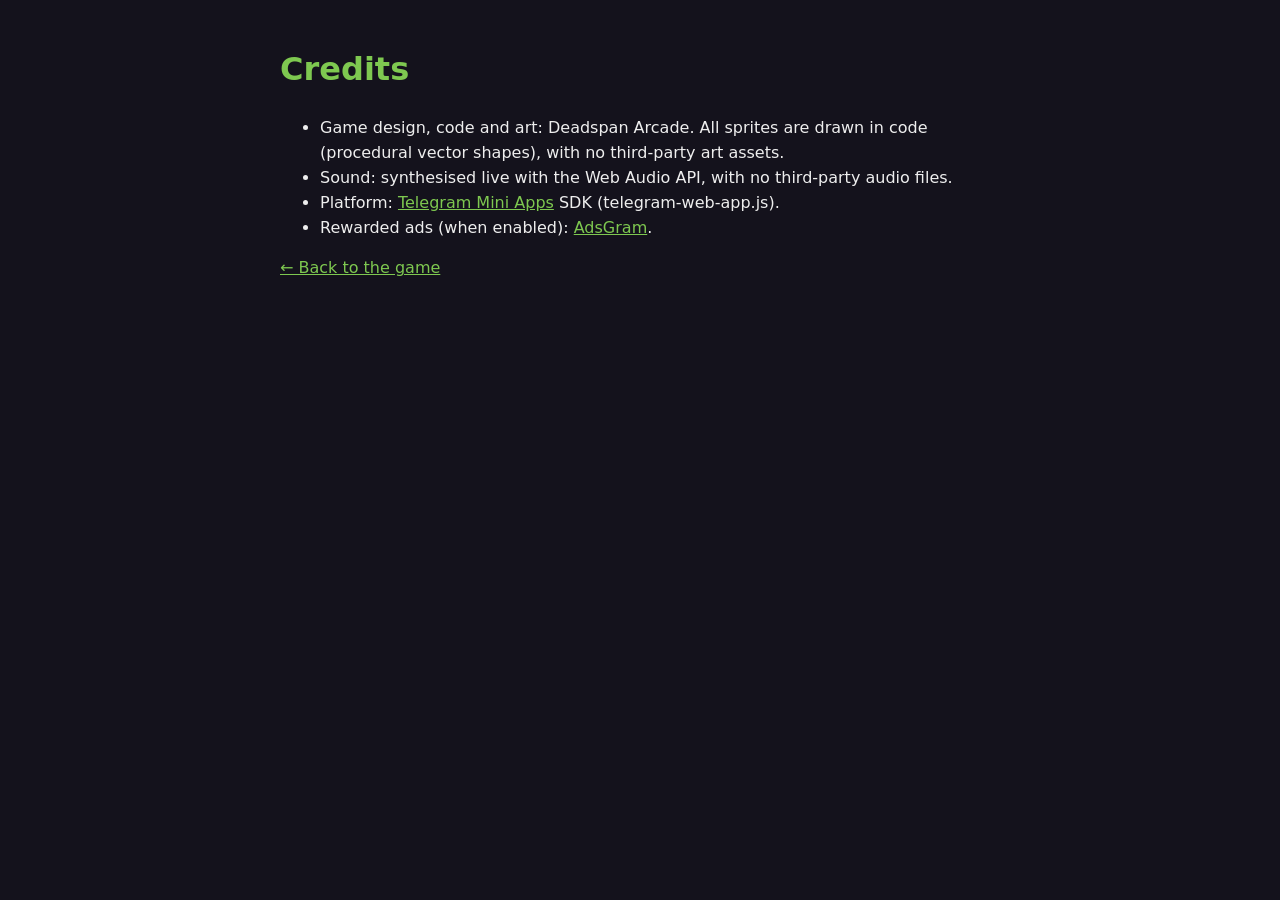
<file: credits.html>
<!doctype html><html lang="en"><head><meta charset="utf-8"><meta name="viewport" content="width=device-width,initial-scale=1"><title>Deadspan: credits</title>
<style>body{font-family:system-ui,sans-serif;max-width:720px;margin:0 auto;padding:24px;line-height:1.55;background:#14121c;color:#eee}a{color:#7ec850}h1{color:#7ec850}</style></head><body>
<h1>Credits</h1>
<ul>
<li>Game design, code and art: Deadspan Arcade. All sprites are drawn in code (procedural vector shapes), with no third-party art assets.</li>
<li>Sound: synthesised live with the Web Audio API, with no third-party audio files.</li>
<li>Platform: <a href="https://core.telegram.org/bots/webapps">Telegram Mini Apps</a> SDK (telegram-web-app.js).</li>
<li>Rewarded ads (when enabled): <a href="https://adsgram.ai">AdsGram</a>.</li>
</ul>
<p><a href="./">← Back to the game</a></p>
</body></html>
</file>
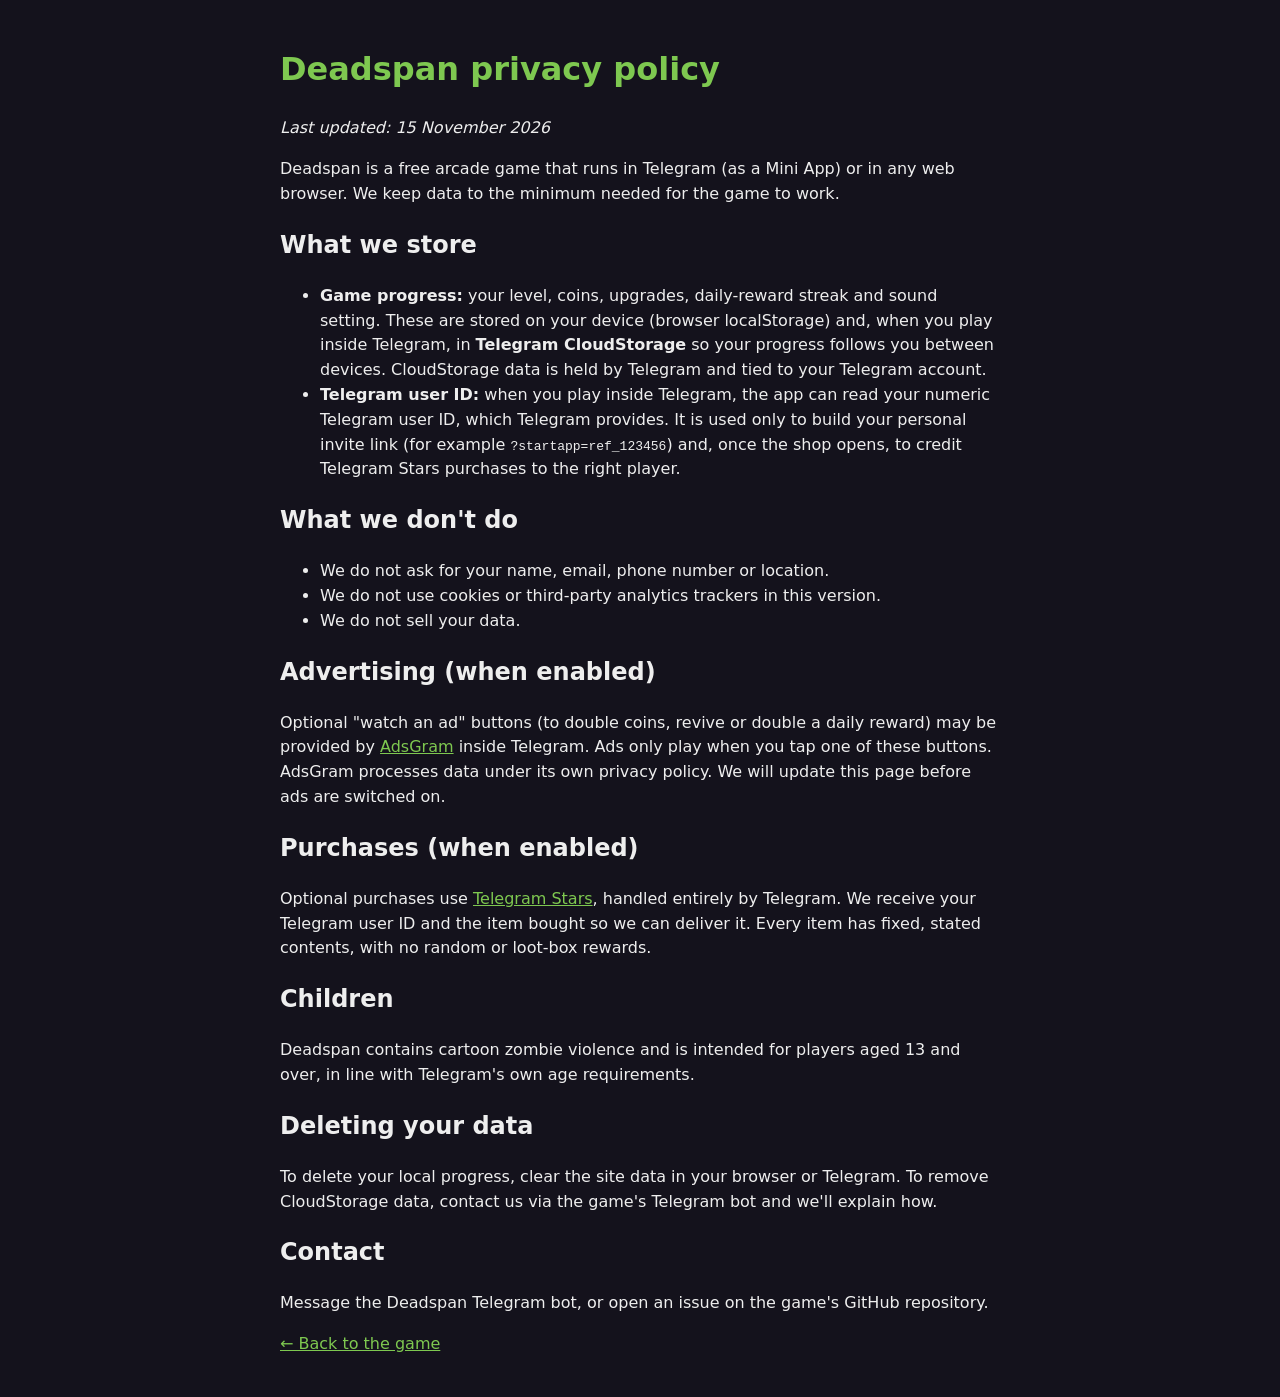
<file: privacy.html>
<!doctype html><html lang="en"><head><meta charset="utf-8"><meta name="viewport" content="width=device-width,initial-scale=1"><title>Deadspan: privacy policy</title>
<style>body{font-family:system-ui,sans-serif;max-width:720px;margin:0 auto;padding:24px;line-height:1.55;background:#14121c;color:#eee}a{color:#7ec850}h1{color:#7ec850}</style></head><body>
<h1>Deadspan privacy policy</h1>
<p><em>Last updated: 15 November 2026</em></p>
<p>Deadspan is a free arcade game that runs in Telegram (as a Mini App) or in any web browser. We keep data to the minimum needed for the game to work.</p>
<h2>What we store</h2>
<ul>
<li><b>Game progress:</b> your level, coins, upgrades, daily-reward streak and sound setting. These are stored on your device (browser localStorage) and, when you play inside Telegram, in <b>Telegram CloudStorage</b> so your progress follows you between devices. CloudStorage data is held by Telegram and tied to your Telegram account.</li>
<li><b>Telegram user ID:</b> when you play inside Telegram, the app can read your numeric Telegram user ID, which Telegram provides. It is used only to build your personal invite link (for example <code>?startapp=ref_123456</code>) and, once the shop opens, to credit Telegram Stars purchases to the right player.</li>
</ul>
<h2>What we don't do</h2>
<ul>
<li>We do not ask for your name, email, phone number or location.</li>
<li>We do not use cookies or third-party analytics trackers in this version.</li>
<li>We do not sell your data.</li>
</ul>
<h2>Advertising (when enabled)</h2>
<p>Optional "watch an ad" buttons (to double coins, revive or double a daily reward) may be provided by <a href="https://adsgram.ai">AdsGram</a> inside Telegram. Ads only play when you tap one of these buttons. AdsGram processes data under its own privacy policy. We will update this page before ads are switched on.</p>
<h2>Purchases (when enabled)</h2>
<p>Optional purchases use <a href="https://telegram.org/tos/stars">Telegram Stars</a>, handled entirely by Telegram. We receive your Telegram user ID and the item bought so we can deliver it. Every item has fixed, stated contents, with no random or loot-box rewards.</p>
<h2>Children</h2>
<p>Deadspan contains cartoon zombie violence and is intended for players aged 13 and over, in line with Telegram's own age requirements.</p>
<h2>Deleting your data</h2>
<p>To delete your local progress, clear the site data in your browser or Telegram. To remove CloudStorage data, contact us via the game's Telegram bot and we'll explain how.</p>
<h2>Contact</h2>
<p>Message the Deadspan Telegram bot, or open an issue on the game's GitHub repository.</p>
<p><a href="./">← Back to the game</a></p>
</body></html>
</file>
